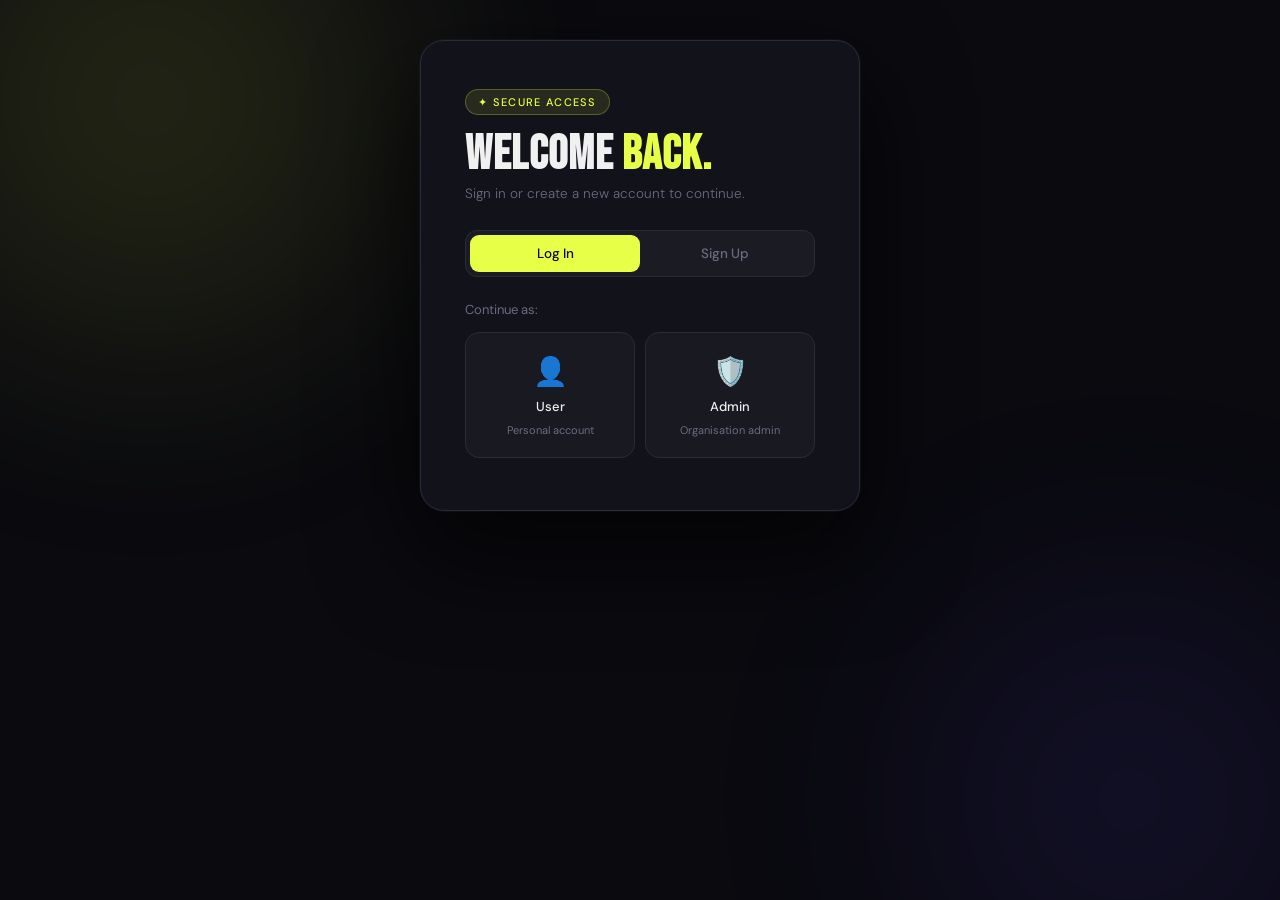
<file: Safe-Return-main/index2.html>
<!DOCTYPE html>
<html lang="en">
<head>
  <meta charset="UTF-8" />
  <meta name="viewport" content="width=device-width, initial-scale=1.0"/>
  <title>Auth · Portal</title>
  <link href="https://fonts.googleapis.com/css2?family=Bebas+Neue&family=DM+Sans:ital,wght@0,300;0,400;0,500;0,600;1,300&display=swap" rel="stylesheet"/>
  <style>
    *, *::before, *::after { box-sizing: border-box; margin: 0; padding: 0; }

    html {
      overflow-y: auto;
      overflow-x: hidden;
      scroll-behavior: smooth;
    }

    :root {
      --bg: #0a0a0f;
      --card: #12121a;
      --border: #2a2a3a;
      --accent: #e8ff47;
      --accent-dim: rgba(232,255,71,0.10);
      --accent2: #5c47ff;
      --accent2-dim: rgba(92,71,255,0.10);
      --accent3: #ff6b47;
      --text: #f0f0f0;
      --muted: #6b6b80;
      --error: #ff4d6d;
      --success: #4dffb4;
    }

    *, *::before, *::after { box-sizing: border-box; margin: 0; padding: 0; }

    body {
      font-family: 'DM Sans', sans-serif;
      background: var(--bg);
      color: var(--text);
      min-height: 100vh;
      display: flex;
      align-items: flex-start;
      justify-content: center;
      overflow-y: auto;
      overflow-x: hidden;
      padding: 40px 16px;
    }

    body::before, body::after {
      content: '';
      position: fixed;
      border-radius: 50%;
      filter: blur(120px);
      opacity: 0.15;
      pointer-events: none;
      animation: drift 12s ease-in-out infinite alternate;
    }
    body::before {
      width: 600px; height: 600px;
      background: radial-gradient(circle, #e8ff47, transparent);
      top: -200px; left: -150px;
    }
    body::after {
      width: 500px; height: 500px;
      background: radial-gradient(circle, #5c47ff, transparent);
      bottom: -150px; right: -100px;
      animation-delay: -5s;
    }
    @keyframes drift {
      from { transform: translate(0,0) scale(1); }
      to   { transform: translate(50px,40px) scale(1.12); }
    }

    .card {
      background: var(--card);
      border: 1px solid var(--border);
      border-radius: 24px;
      padding: 48px 44px;
      width: 100%;
      max-width: 440px;
      position: relative;
      box-shadow: 0 0 0 1px rgba(255,255,255,0.03), 0 40px 100px rgba(0,0,0,0.7);
      animation: slideUp 0.5s cubic-bezier(.22,.68,0,1.2) both;
      height: auto;
      overflow: visible;
    }
    @keyframes slideUp {
      from { opacity: 0; transform: translateY(24px) scale(0.97); }
      to   { opacity: 1; transform: translateY(0) scale(1); }
    }

    .breadcrumb {
      display: flex;
      align-items: center;
      gap: 6px;
      margin-bottom: 24px;
      flex-wrap: wrap;
    }
    .crumb { font-size: 11px; font-weight: 500; letter-spacing: 0.08em; text-transform: uppercase; color: var(--muted); }
    .crumb.active { color: var(--accent); }
    .crumb-sep { color: var(--border); font-size: 11px; }

    .badge {
      display: inline-block;
      font-size: 11px; font-weight: 500;
      letter-spacing: 0.12em; text-transform: uppercase;
      padding: 5px 12px; border-radius: 100px;
      margin-bottom: 16px;
    }
    .badge-y { background: var(--accent-dim); color: var(--accent); border: 1px solid rgba(232,255,71,0.25); }
    .badge-p { background: var(--accent2-dim); color: #a090ff; border: 1px solid rgba(92,71,255,0.3); }
    .badge-o { background: rgba(255,107,71,0.1); color: #ff9070; border: 1px solid rgba(255,107,71,0.25); }

    h1 {
      font-family: 'Bebas Neue', sans-serif;
      font-size: 48px; line-height: 1; letter-spacing: 0.02em;
      margin-bottom: 6px;
    }
    .hy { color: var(--accent); }
    .hp { color: #a090ff; }
    .ho { color: #ff9070; }

    .subtitle { color: var(--muted); font-size: 13.5px; font-weight: 300; margin-bottom: 28px; }

    /* Tab toggle */
    .tab-group {
      display: flex;
      background: rgba(255,255,255,0.04);
      border: 1px solid var(--border);
      border-radius: 12px;
      padding: 4px;
      margin-bottom: 24px;
    }
    .tab-btn {
      flex: 1; background: none; border: none;
      border-radius: 9px; padding: 10px;
      font-family: 'DM Sans', sans-serif;
      font-size: 13.5px; font-weight: 500;
      color: var(--muted); cursor: pointer;
      transition: all 0.2s;
    }
    .tab-btn.active { background: var(--accent); color: #0a0a0f; }

    /* Role cards */
    .role-grid { display: grid; gap: 10px; margin-bottom: 4px; }
    .role-grid.cols2 { grid-template-columns: 1fr 1fr; }
    .role-grid.cols3 { grid-template-columns: 1fr 1fr 1fr; }

    .role-card {
      background: rgba(255,255,255,0.03);
      border: 1px solid var(--border);
      border-radius: 14px; padding: 20px 14px;
      text-align: center; cursor: pointer;
      transition: all 0.2s;
      display: flex; flex-direction: column;
      align-items: center; gap: 8px;
    }
    .role-card:hover { border-color: var(--accent); background: var(--accent-dim); }
    .role-card .icon { font-size: 28px; }
    .role-card .name { font-size: 13px; font-weight: 500; }
    .role-card .desc { font-size: 11px; color: var(--muted); }

    /* Form elements */
    label {
      display: block; font-size: 11.5px; font-weight: 500;
      letter-spacing: 0.08em; text-transform: uppercase;
      color: var(--muted); margin-bottom: 7px;
    }

    .input-wrap { position: relative; margin-bottom: 14px; }
    .input-wrap .pfx {
      position: absolute; left: 13px; top: 50%;
      transform: translateY(-50%);
      color: var(--muted); font-size: 15px; pointer-events: none;
    }

    input[type="text"],
    input[type="email"],
    input[type="tel"],
    input[type="password"] {
      width: 100%;
      background: rgba(255,255,255,0.04);
      border: 1px solid var(--border);
      border-radius: 10px;
      padding: 13px 16px 13px 40px;
      color: var(--text);
      font-family: 'DM Sans', sans-serif;
      font-size: 15px; outline: none;
      transition: border-color 0.2s, box-shadow 0.2s;
    }
    input.np { padding-left: 16px !important; }
    input::placeholder { color: var(--muted); }
    input:focus {
      border-color: var(--accent);
      box-shadow: 0 0 0 3px rgba(232,255,71,0.08);
    }

    .pw-wrap { position: relative; margin-bottom: 14px; }
    .pw-wrap .pfx {
      position: absolute; left: 13px; top: 50%;
      transform: translateY(-50%);
      color: var(--muted); font-size: 15px; pointer-events: none;
    }
    .pw-wrap input { padding-left: 40px; padding-right: 42px; width: 100%;
      background: rgba(255,255,255,0.04);
      border: 1px solid var(--border);
      border-radius: 10px; padding-top: 13px; padding-bottom: 13px;
      color: var(--text); font-family: 'DM Sans', sans-serif;
      font-size: 15px; outline: none;
      transition: border-color 0.2s, box-shadow 0.2s;
    }
    .pw-wrap input:focus { border-color: var(--accent); box-shadow: 0 0 0 3px rgba(232,255,71,0.08); }
    .pw-toggle {
      position: absolute; right: 13px; top: 50%;
      transform: translateY(-50%);
      background: none; border: none;
      color: var(--muted); cursor: pointer;
      font-size: 16px; padding: 0; line-height: 1;
    }
    .pw-toggle:hover { color: var(--text); }

    /* Contact choice */
    .contact-choice { display: flex; gap: 8px; margin-bottom: 10px; }
    .choice-pill {
      flex: 1;
      background: rgba(255,255,255,0.03);
      border: 1px solid var(--border);
      border-radius: 8px; padding: 8px;
      font-family: 'DM Sans', sans-serif;
      font-size: 12.5px; font-weight: 500;
      color: var(--muted); cursor: pointer;
      transition: all 0.2s; text-align: center;
    }
    .choice-pill.active {
      border-color: var(--accent);
      background: var(--accent-dim);
      color: var(--accent);
    }

    /* OTP boxes */
    .otp-group { display: flex; gap: 8px; margin-bottom: 14px; }
    .otp-group input {
      flex: 1; text-align: center;
      padding: 14px 0 !important;
      font-size: 20px !important; font-weight: 500;
    }

    /* Buttons */
    button.primary {
      width: 100%;
      background: var(--accent);
      color: #0a0a0f; border: none;
      border-radius: 10px; padding: 14px;
      font-family: 'DM Sans', sans-serif;
      font-size: 15px; font-weight: 600;
      cursor: pointer;
      transition: transform 0.15s, opacity 0.15s, box-shadow 0.2s;
      margin-top: 2px;
      display: flex; align-items: center; justify-content: center; gap: 8px;
    }
    button.primary:hover { opacity: 0.92; box-shadow: 0 8px 30px rgba(232,255,71,0.22); transform: translateY(-1px); }
    button.primary:active { transform: translateY(0); }
    button.primary:disabled { opacity: 0.4; cursor: not-allowed; transform: none; }
    button.primary.pur { background: #a090ff; }
    button.primary.pur:hover { box-shadow: 0 8px 30px rgba(160,144,255,0.22); }
    button.primary.ora { background: #ff9070; }
    button.primary.ora:hover { box-shadow: 0 8px 30px rgba(255,144,112,0.22); }

    .btn-loader {
      display: none; width: 17px; height: 17px;
      border: 2px solid rgba(0,0,0,0.25);
      border-top-color: #0a0a0f;
      border-radius: 50%;
      animation: spin 0.7s linear infinite;
    }
    @keyframes spin { to { transform: rotate(360deg); } }

    .msg { margin-top: 11px; font-size: 12.5px; text-align: center; min-height: 16px; }
    .msg.ok  { color: var(--success); }
    .msg.err { color: var(--error); }

    .back-link {
      display: block; text-align: center;
      margin-top: 13px; font-size: 12.5px;
      color: var(--muted); cursor: pointer;
      transition: color 0.2s;
      background: none; border: none;
      font-family: 'DM Sans', sans-serif; width: 100%;
    }
    .back-link:hover { color: var(--accent); }

    .timer { font-size: 12px; color: var(--muted); text-align: center; margin-top: 10px; }
    .timer span { color: var(--accent); font-weight: 500; }
    .resend-btn {
      background: none; border: none; color: var(--accent);
      font-family: 'DM Sans', sans-serif; font-size: 12px;
      cursor: pointer; padding: 0; display: none;
      width: 100%; text-align: center; margin-top: 8px;
    }
    .resend-btn:hover { opacity: 0.75; }

    /* Screens */
    .screen { display: none; animation: fadeIn 0.28s ease both; }
    .screen.active { display: block; }
    @keyframes fadeIn {
      from { opacity: 0; transform: translateY(8px); }
      to   { opacity: 1; transform: translateY(0); }
    }
  </style>
</head>
<body>
<div class="card">

  <!-- ══════════════════════════════════
       S0 · Home — Login / Sign Up
  ══════════════════════════════════ -->
  <div class="screen active" id="s-home">
    <div class="badge badge-y">✦ Secure Access</div>
    <h1>Welcome <span class="hy">Back.</span></h1>
    <p class="subtitle">Sign in or create a new account to continue.</p>

    <div class="tab-group">
      <button class="tab-btn active" id="tab-login"  onclick="switchTab('login')">Log In</button>
      <button class="tab-btn"        id="tab-signup" onclick="switchTab('signup')">Sign Up</button>
    </div>

    <!-- Login roles -->
    <div id="login-roles">
      <p style="color:var(--muted);font-size:13px;margin-bottom:14px;">Continue as:</p>
      <div class="role-grid cols2">
        <div class="role-card" onclick="goto('s-login-user')">
          <div class="icon">👤</div>
          <div class="name">User</div>
          <div class="desc">Personal account</div>
        </div>
        <div class="role-card" onclick="goto('s-login-admin')">
          <div class="icon">🛡️</div>
          <div class="name">Admin</div>
          <div class="desc">Organisation admin</div>
        </div>
      </div>
    </div>

    <!-- Signup roles -->
    <div id="signup-roles" style="display:none;">
      <p style="color:var(--muted);font-size:13px;margin-bottom:14px;">Register as:</p>
      <div class="role-grid cols3">
        <div class="role-card" onclick="goto('s-su-user')">
          <div class="icon">👤</div>
          <div class="name">User</div>
          <div class="desc">Personal</div>
        </div>
        <div class="role-card" onclick="goto('s-su-admin')">
          <div class="icon">🛡️</div>
          <div class="name">Admin</div>
          <div class="desc">Org. Admin</div>
        </div>
        <div class="role-card" onclick="goto('s-su-org')">
          <div class="icon">🏢</div>
          <div class="name">Org.</div>
          <div class="desc">Organisation</div>
        </div>
      </div>
    </div>
  </div>

  <!-- ══════════════════════════════════
       S1 · Login — User
  ══════════════════════════════════ -->
  <div class="screen" id="s-login-user">
    <div class="breadcrumb">
      <span class="crumb">Login</span><span class="crumb-sep">›</span>
      <span class="crumb active">User</span>
    </div>
    <div class="badge badge-y">👤 User Login</div>
    <h1>Sign <span class="hy">In.</span></h1>
    <p class="subtitle">Enter your credentials to access your account.</p>

    <label>Email or Phone Number</label>
    <div class="input-wrap">
      <span class="pfx">📧</span>
      <input type="text" id="lu-contact" placeholder="email@example.com or +91 98765 43210"/>
    </div>

    <label>Password</label>
    <div class="pw-wrap">
      <span class="pfx">🔒</span>
      <input type="password" id="lu-pw" placeholder="Enter your password"/>
      <button class="pw-toggle" onclick="togglePw('lu-pw',this)">👁</button>
    </div>

    <button class="primary" id="lu-btn" onclick="loginUser()">
      <span id="lu-lbl">Log In →</span>
      <div class="btn-loader" id="lu-spin"></div>
    </button>
    <p class="msg" id="lu-msg"></p>
    <button class="back-link" onclick="goto('s-home')">← Back to options</button>
  </div>

  <!-- ══════════════════════════════════
       S2 · Login — Admin
  ══════════════════════════════════ -->
  <div class="screen" id="s-login-admin">
    <div class="breadcrumb">
      <span class="crumb">Login</span><span class="crumb-sep">›</span>
      <span class="crumb active">Admin</span>
    </div>
    <div class="badge badge-p">🛡️ Admin Login</div>
    <h1>Admin <span class="hp">Portal.</span></h1>
    <p class="subtitle">Restricted access — authorised personnel only.</p>

    <label>Admin Email ID</label>
    <div class="input-wrap">
      <span class="pfx">📧</span>
      <input type="email" id="la-email" placeholder="admin@organisation.com"/>
    </div>

    <label>Password</label>
    <div class="pw-wrap">
      <span class="pfx">🔒</span>
      <input type="password" id="la-pw" placeholder="Enter your password"/>
      <button class="pw-toggle" onclick="togglePw('la-pw',this)">👁</button>
    </div>

    <button class="primary pur" id="la-btn" onclick="loginAdmin()">
      <span id="la-lbl">Log In →</span>
      <div class="btn-loader" id="la-spin"></div>
    </button>
    <p class="msg" id="la-msg"></p>
    <button class="back-link" onclick="goto('s-home')">← Back to options</button>
  </div>

  <!-- ══════════════════════════════════
       S3 · Sign Up — User  (details)
  ══════════════════════════════════ -->
  <div class="screen" id="s-su-user">
    <div class="breadcrumb">
      <span class="crumb">Sign Up</span><span class="crumb-sep">›</span>
      <span class="crumb active">User · Details</span>
    </div>
    <div class="badge badge-y">👤 Create Account</div>
    <h1>Join <span class="hy">Us.</span></h1>
    <p class="subtitle">Create your personal account.</p>

    <label>Full Name</label>
    <div class="input-wrap">
      <span class="pfx">✏️</span>
      <input type="text" id="su-name" placeholder="Your full name"/>
    </div>

    <label>Contact — Phone or Email</label>
    <div class="contact-choice">
      <button class="choice-pill active" id="pill-phone" onclick="switchContact('phone')">📱 Phone</button>
      <button class="choice-pill"        id="pill-email" onclick="switchContact('email')">📧 Email</button>
    </div>
    <div class="input-wrap" id="su-phone-wrap">
      <span class="pfx">📱</span>
      <input type="tel" id="su-phone" placeholder="+91 98765 43210" maxlength="15"/>
    </div>
    <div class="input-wrap" id="su-email-wrap" style="display:none;">
      <span class="pfx">📧</span>
      <input type="email" id="su-email" placeholder="you@example.com"/>
    </div>

    <button class="primary" id="su-otp-btn" onclick="sendUserOTP()">
      <span id="su-otp-lbl">Send OTP →</span>
      <div class="btn-loader" id="su-otp-spin"></div>
    </button>
    <p class="msg" id="su-msg"></p>
    <button class="back-link" onclick="goto('s-home')">← Back to options</button>
  </div>

  <!-- ══════════════════════════════════
       S4 · Sign Up — User  (OTP verify)
  ══════════════════════════════════ -->
  <div class="screen" id="s-su-user-otp">
    <div class="breadcrumb">
      <span class="crumb">Sign Up</span><span class="crumb-sep">›</span>
      <span class="crumb">User</span><span class="crumb-sep">›</span>
      <span class="crumb active">Verify OTP</span>
    </div>
    <div class="badge badge-y">🔐 Verify</div>
    <h1>Verify <span class="hy">OTP.</span></h1>
    <p class="subtitle" id="su-otp-sub">OTP sent to your contact.</p>

    <label>Enter 6-digit OTP</label>
    <div class="otp-group" id="su-otp-grp">
      <input class="np" type="text" maxlength="1" inputmode="numeric"/>
      <input class="np" type="text" maxlength="1" inputmode="numeric"/>
      <input class="np" type="text" maxlength="1" inputmode="numeric"/>
      <input class="np" type="text" maxlength="1" inputmode="numeric"/>
      <input class="np" type="text" maxlength="1" inputmode="numeric"/>
      <input class="np" type="text" maxlength="1" inputmode="numeric"/>
    </div>

    <button class="primary" id="su-ver-btn" onclick="verifyUserOTP()">
      <span id="su-ver-lbl">Verify →</span>
      <div class="btn-loader" id="su-ver-spin"></div>
    </button>
    <div class="timer" id="su-timer">Resend in <span id="su-cd">30</span>s</div>
    <button class="resend-btn" id="su-resend" onclick="resendUserOTP()">↺ Resend OTP</button>
    <p class="msg" id="su-ver-msg"></p>
    <button class="back-link" onclick="goto('s-su-user')">← Change contact</button>
  </div>

  <!-- ══════════════════════════════════
       S5 · Sign Up — User  (set password)
  ══════════════════════════════════ -->
  <div class="screen" id="s-su-user-pw">
    <div class="breadcrumb">
      <span class="crumb">Sign Up</span><span class="crumb-sep">›</span>
      <span class="crumb">User</span><span class="crumb-sep">›</span>
      <span class="crumb active">Set Password</span>
    </div>
    <div class="badge badge-y">🔑 Almost done!</div>
    <h1>Set <span class="hy">Pass.</span></h1>
    <p class="subtitle">Choose a strong password for your account.</p>

    <label>New Password</label>
    <div class="pw-wrap">
      <span class="pfx">🔒</span>
      <input type="password" id="su-pw1" placeholder="Create a strong password"/>
      <button class="pw-toggle" onclick="togglePw('su-pw1',this)">👁</button>
    </div>

    <label>Confirm Password</label>
    <div class="pw-wrap">
      <span class="pfx">🔒</span>
      <input type="password" id="su-pw2" placeholder="Repeat password"/>
      <button class="pw-toggle" onclick="togglePw('su-pw2',this)">👁</button>
    </div>

    <button class="primary" id="su-pw-btn" onclick="completeUserSignup()">
      <span id="su-pw-lbl">Create Account →</span>
      <div class="btn-loader" id="su-pw-spin"></div>
    </button>
    <p class="msg" id="su-pw-msg"></p>
  </div>

  <!-- ══════════════════════════════════
       S6 · Sign Up — Admin
  ══════════════════════════════════ -->
  <div class="screen" id="s-su-admin">
    <div class="breadcrumb">
      <span class="crumb">Sign Up</span><span class="crumb-sep">›</span>
      <span class="crumb active">Admin</span>
    </div>
    <div class="badge badge-p">🛡️ Admin Registration</div>
    <h1>Register <span class="hp">Admin.</span></h1>
    <p class="subtitle">Register as an organisation administrator.</p>

    <label>Admin Name</label>
    <div class="input-wrap">
      <span class="pfx">✏️</span>
      <input type="text" id="sa-name" placeholder="Full name"/>
    </div>

    <label>Admin Email ID (org-provided)</label>
    <div class="input-wrap">
      <span class="pfx">📧</span>
      <input type="email" id="sa-email" placeholder="admin@organisation.com"/>
    </div>

    <label>Organisation Registration Number</label>
    <div class="input-wrap">
      <span class="pfx">🏢</span>
      <input type="text" id="sa-org-reg" placeholder="e.g. ORG-XXXXXXXX"/>
    </div>

    <label>Organisation Password</label>
    <div class="pw-wrap">
      <span class="pfx">🔒</span>
      <input type="password" id="sa-org-pw" placeholder="Organisation master password"/>
      <button class="pw-toggle" onclick="togglePw('sa-org-pw',this)">👁</button>
    </div>

    <label>Set Personal Password</label>
    <div class="pw-wrap">
      <span class="pfx">🔑</span>
      <input type="password" id="sa-pw" placeholder="Your personal login password"/>
      <button class="pw-toggle" onclick="togglePw('sa-pw',this)">👁</button>
    </div>

    <button class="primary pur" id="sa-btn" onclick="signupAdmin()">
      <span id="sa-lbl">Register as Admin →</span>
      <div class="btn-loader" id="sa-spin"></div>
    </button>
    <p class="msg" id="sa-msg"></p>
    <button class="back-link" onclick="goto('s-home')">← Back to options</button>
  </div>

  <!-- ══════════════════════════════════
       S7 · Sign Up — Organisation
  ══════════════════════════════════ -->
  <div class="screen" id="s-su-org">
    <div class="breadcrumb">
      <span class="crumb">Sign Up</span><span class="crumb-sep">›</span>
      <span class="crumb active">Organisation</span>
    </div>
    <div class="badge badge-o">🏢 Org. Registration</div>
    <h1>Register <span class="ho">Org.</span></h1>
    <p class="subtitle">Register your organisation on the platform.</p>

    <label>Organisation Name</label>
    <div class="input-wrap">
      <span class="pfx">🏢</span>
      <input type="text" id="so-name" placeholder="Company / Organisation name"/>
    </div>

    <label>Organisation Address</label>
    <div class="input-wrap">
      <span class="pfx">📍</span>
      <input type="text" id="so-addr" placeholder="Full registered address"/>
    </div>

    <label>Govt. Registration Number</label>
    <div class="input-wrap">
      <span class="pfx">📄</span>
      <input type="text" id="so-reg" placeholder="CIN / GST / Registration no."/>
    </div>

    <label>Set Organisation Password</label>
    <div class="pw-wrap">
      <span class="pfx">🔒</span>
      <input type="password" id="so-pw1" placeholder="Create a strong password"/>
      <button class="pw-toggle" onclick="togglePw('so-pw1',this)">👁</button>
    </div>

    <label>Confirm Password</label>
    <div class="pw-wrap">
      <span class="pfx">🔒</span>
      <input type="password" id="so-pw2" placeholder="Repeat password"/>
      <button class="pw-toggle" onclick="togglePw('so-pw2',this)">👁</button>
    </div>

    <button class="primary ora" id="so-btn" onclick="signupOrg()">
      <span id="so-lbl">Register Organisation →</span>
      <div class="btn-loader" id="so-spin"></div>
    </button>
    <p class="msg" id="so-msg"></p>
    <button class="back-link" onclick="goto('s-home')">← Back to options</button>
  </div>

  <!-- ══════════════════════════════════
       S8 · Success
  ══════════════════════════════════ -->
  <div class="screen" id="s-ok">
    <div style="text-align:center;padding:24px 0 8px;">
      <div style="font-size:64px;margin-bottom:16px;" id="ok-icon">✅</div>
      <h1 id="ok-title" style="font-size:40px;margin-bottom:10px;"></h1>
      <p class="subtitle" id="ok-sub" style="text-align:center;"></p>
      <button class="primary" style="margin-top:20px;" onclick="goto('s-home')">← Back to Login</button>
    </div>
  </div>

</div><!-- /card -->

<script>
 const API = 'http://localhost:5001';
  let timerInterval;
  let suMode = 'phone'; // 'phone' | 'email'
  let suVerifiedContact = ''; // contact that passed OTP

  // ── Screen nav ───────────────────────────────────────────────────
  function goto(id) {
    document.querySelectorAll('.screen').forEach(s => s.classList.remove('active'));
    document.getElementById(id).classList.add('active');
  }

  function switchTab(tab) {
    document.getElementById('tab-login').classList.toggle('active', tab === 'login');
    document.getElementById('tab-signup').classList.toggle('active', tab === 'signup');
    document.getElementById('login-roles').style.display  = tab === 'login'  ? 'block' : 'none';
    document.getElementById('signup-roles').style.display = tab === 'signup' ? 'block' : 'none';
  }

  // ── Helpers ──────────────────────────────────────────────────────
  function togglePw(id, btn) {
    const i = document.getElementById(id);
    i.type = i.type === 'password' ? 'text' : 'password';
    btn.textContent = i.type === 'password' ? '👁' : '🙈';
  }

  function switchContact(m) {
    suMode = m;
    document.getElementById('pill-phone').classList.toggle('active', m === 'phone');
    document.getElementById('pill-email').classList.toggle('active', m === 'email');
    document.getElementById('su-phone-wrap').style.display = m === 'phone' ? 'block' : 'none';
    document.getElementById('su-email-wrap').style.display = m === 'email' ? 'block' : 'none';
  }

  function setMsg(id, text, type) {
    const el = document.getElementById(id);
    el.textContent = text;
    el.className = 'msg ' + (type || '');
  }

  function setBtn(btnId, spinId, lblId, loading) {
    document.getElementById(btnId).disabled = loading;
    document.getElementById(spinId).style.display = loading ? 'block' : 'none';
    document.getElementById(lblId).style.display  = loading ? 'none' : 'inline';
  }

  function fmtPhone(p) {
    let c = p.replace(/[\s\-()]/g, '');
    if (c.startsWith('+')) return c;
    if (c.startsWith('91') && c.length === 12) return '+' + c;
    if (c.length === 10) return '+91' + c;
    return '+' + c;
  }

  async function apiFetch(path, body) {
    const r = await fetch(API + path, {
      method: 'POST',
      headers: { 'Content-Type': 'application/json' },
      body: JSON.stringify(body),
    });
    const data = await r.json();
    return { ok: r.ok, data };
  }

  // ── OTP boxes ────────────────────────────────────────────────────
  function initOTP(grpId) {
    const boxes = [...document.querySelectorAll(`#${grpId} input`)];
    boxes.forEach((b, i) => {
      b.value = '';
      b.addEventListener('input', () => {
        b.value = b.value.replace(/\D/g, '');
        if (b.value && i < boxes.length - 1) boxes[i+1].focus();
      });
      b.addEventListener('keydown', e => {
        if (e.key === 'Backspace' && !b.value && i > 0) boxes[i-1].focus();
      });
      b.addEventListener('paste', e => {
        const t = (e.clipboardData||window.clipboardData).getData('text').replace(/\D/g,'').slice(0,6);
        if (t.length === 6) { boxes.forEach((x,j) => x.value = t[j]||''); boxes[5].focus(); e.preventDefault(); }
      });
    });
  }

  function getOTP(grpId) {
    return [...document.querySelectorAll(`#${grpId} input`)].map(i => i.value).join('');
  }

  function clearOTP(grpId) {
    document.querySelectorAll(`#${grpId} input`).forEach(i => { i.value = ''; i.style.borderColor = ''; });
  }

  // ── Timer ────────────────────────────────────────────────────────
  function startTimer(cdId, wrapId, resendId) {
    let s = 30;
    clearInterval(timerInterval);
    document.getElementById(wrapId).style.display   = 'block';
    document.getElementById(resendId).style.display = 'none';
    document.getElementById(cdId).textContent = s;
    timerInterval = setInterval(() => {
      s--;
      document.getElementById(cdId).textContent = s;
      if (s <= 0) {
        clearInterval(timerInterval);
        document.getElementById(wrapId).style.display   = 'none';
        document.getElementById(resendId).style.display = 'block';
      }
    }, 1000);
  }

  // ── Success screen ───────────────────────────────────────────────
  function showSuccess(icon, title, sub) {
    document.getElementById('ok-icon').textContent  = icon;
    document.getElementById('ok-title').textContent = title;
    document.getElementById('ok-sub').textContent   = sub;
    goto('s-ok');
  }

  // ════════════════════════════════════════════════════════════════
  //  LOGIN — USER   →  POST /login/user
  // ════════════════════════════════════════════════════════════════
  async function loginUser() {
    const contact  = document.getElementById('lu-contact').value.trim();
    const password = document.getElementById('lu-pw').value;
    if (!contact || !password) return setMsg('lu-msg','Please fill in all fields.','err');

    setBtn('lu-btn','lu-spin','lu-lbl', true);
    try {
      const { ok, data } = await apiFetch('/login/user', { contact, password });
      if (ok) {
        setMsg('lu-msg','✓ Login successful! Redirecting…','ok');
        setTimeout(() => window.location.href = '/dashboard', 1500);
      } else {
        setMsg('lu-msg', data.message || 'Login failed.', 'err');
      }
    } catch { setMsg('lu-msg','Could not reach server.','err'); }
    setBtn('lu-btn','lu-spin','lu-lbl', false);
  }

  // ════════════════════════════════════════════════════════════════
  //  LOGIN — ADMIN   →  POST /login/admin
  // ════════════════════════════════════════════════════════════════
  async function loginAdmin() {
    const email    = document.getElementById('la-email').value.trim();
    const password = document.getElementById('la-pw').value;
    if (!email || !password) return setMsg('la-msg','Please fill in all fields.','err');

    setBtn('la-btn','la-spin','la-lbl', true);
    try {
      const { ok, data } = await apiFetch('/login/admin', { email, password });
      if (ok) {
        setMsg('la-msg','✓ Admin login successful! Redirecting…','ok');
        setTimeout(() => window.location.href = '/admin', 1500);
      } else {
        setMsg('la-msg', data.message || 'Login failed.', 'err');
      }
    } catch { setMsg('la-msg','Could not reach server.','err'); }
    setBtn('la-btn','la-spin','la-lbl', false);
  }

  // ════════════════════════════════════════════════════════════════
  //  SIGN UP — USER  (Step 1: send OTP)  →  POST /send-otp
  // ════════════════════════════════════════════════════════════════
  async function sendUserOTP() {
    const name = document.getElementById('su-name').value.trim();
    if (!name) return setMsg('su-msg','Please enter your name.','err');

    let contact;
    if (suMode === 'phone') {
      const raw = document.getElementById('su-phone').value.trim();
      if (!raw || raw.replace(/\D/g,'').length < 10) return setMsg('su-msg','Enter a valid 10-digit phone number.','err');
      contact = fmtPhone(raw);
    } else {
      contact = document.getElementById('su-email').value.trim();
      if (!contact || !contact.includes('@')) return setMsg('su-msg','Enter a valid email address.','err');
    }

    setBtn('su-otp-btn','su-otp-spin','su-otp-lbl', true);

    if (suMode === 'phone') {
      // ── SMS OTP via your existing Twilio backend ──
      try {
        const { ok, data } = await apiFetch('/send-otp', { phone: contact });
        if (ok) {
          suVerifiedContact = contact;
          document.getElementById('su-otp-sub').textContent = `OTP sent to ${contact}`;
          goto('s-su-user-otp');
          initOTP('su-otp-grp');
          startTimer('su-cd','su-timer','su-resend');
        } else {
          setMsg('su-msg', data.message || 'Failed to send OTP.', 'err');
        }
      } catch { setMsg('su-msg','Could not reach server. Is it running?','err'); }

    // } else {
    //   // ── Email OTP placeholder ──
    //   // TODO: wire up your email OTP service here (e.g. Nodemailer / SendGrid)
    //   suVerifiedContact = contact;
    //   document.getElementById('su-otp-sub').textContent = `OTP sent to ${contact}`;
    //   goto('s-su-user-otp');
    //   initOTP('su-otp-grp');
    //   startTimer('su-cd','su-timer','su-resend');
    // }
    } else {
  try {
    const { ok, data } = await apiFetch('/send-otp', { email: contact });
    if (ok) {
      suVerifiedContact = contact;
      document.getElementById('su-otp-sub').textContent = `OTP sent to ${contact}`;
      goto('s-su-user-otp');
      initOTP('su-otp-grp');
      startTimer('su-cd','su-timer','su-resend');
    } else {
      setMsg('su-msg', data.message || 'Failed to send OTP.', 'err');
    }
  } catch { setMsg('su-msg','Could not reach server. Is it running?','err'); }
}

    setBtn('su-otp-btn','su-otp-spin','su-otp-lbl', false);
  }

  // ════════════════════════════════════════════════════════════════
  //  SIGN UP — USER  (Step 2: verify OTP)  →  POST /verify-otp
  // ════════════════════════════════════════════════════════════════
  async function verifyUserOTP() {
    const otp = getOTP('su-otp-grp');
    if (otp.length < 6) return setMsg('su-ver-msg','Enter all 6 digits.','err');

    setBtn('su-ver-btn','su-ver-spin','su-ver-lbl', true);

    if (suMode === 'phone') {
      try {
        const { ok, data } = await apiFetch('/verify-otp', { phone: suVerifiedContact, otp });
        if (ok) {
          clearInterval(timerInterval);
          goto('s-su-user-pw');
        } else {
          setMsg('su-ver-msg', data.message || 'Invalid OTP.', 'err');
          clearOTP('su-otp-grp');
          document.querySelectorAll('#su-otp-grp input').forEach(i => i.style.borderColor = 'var(--error)');
          setTimeout(() => document.querySelectorAll('#su-otp-grp input').forEach(i => i.style.borderColor = ''), 700);
          document.querySelector('#su-otp-grp input').focus();
        }
      } catch { setMsg('su-ver-msg','Could not reach server.','err'); }
    // } else {
    //   // TODO: verify email OTP via your backend
    //   clearInterval(timerInterval);
    //   goto('s-su-user-pw');
    // }
    } else {
  try {
    const { ok, data } = await apiFetch('/verify-otp', { email: suVerifiedContact, otp });
    if (ok) { clearInterval(timerInterval); goto('s-su-user-pw'); }
    else {
      setMsg('su-ver-msg', data.message || 'Invalid OTP.', 'err');
      clearOTP('su-otp-grp');
      document.querySelectorAll('#su-otp-grp input').forEach(i => i.style.borderColor = 'var(--error)');
      setTimeout(() => document.querySelectorAll('#su-otp-grp input').forEach(i => i.style.borderColor = ''), 700);
      document.querySelector('#su-otp-grp input').focus();
    }
  } catch { setMsg('su-ver-msg','Could not reach server.','err'); }
}
    setBtn('su-ver-btn','su-ver-spin','su-ver-lbl', false);
  }

  // async function resendUserOTP() {
  //   document.getElementById('su-resend').style.display = 'none';
  //   clearOTP('su-otp-grp');
  //   if (suMode === 'phone') {
  //     await apiFetch('/send-otp', { phone: suVerifiedContact });
  //   }
  //   // TODO: email resend
  //   startTimer('su-cd','su-timer','su-resend');
  // }

async function resendUserOTP() {
    document.getElementById('su-resend').style.display = 'none';
    clearOTP('su-otp-grp');
    if (suMode === 'phone') {
        await apiFetch('/send-otp', { phone: suVerifiedContact });
    } else {
        await apiFetch('/send-otp', { email: suVerifiedContact });
    }
    startTimer('su-cd', 'su-timer', 'su-resend');
}

  // ════════════════════════════════════════════════════════════════
  //  SIGN UP — USER  (Step 3: set password)  →  POST /signup/user
  // ════════════════════════════════════════════════════════════════
  async function completeUserSignup() {
    const pw1 = document.getElementById('su-pw1').value;
    const pw2 = document.getElementById('su-pw2').value;
    if (!pw1)       return setMsg('su-pw-msg','Please set a password.','err');
    if (pw1 !== pw2) return setMsg('su-pw-msg','Passwords do not match.','err');
    if (pw1.length < 6) return setMsg('su-pw-msg','Password must be at least 6 characters.','err');

    const name = document.getElementById('su-name').value.trim();

    setBtn('su-pw-btn','su-pw-spin','su-pw-lbl', true);
    try {
      const { ok, data } = await apiFetch('/signup/user', {
        name,
        contact: suVerifiedContact,
        password: pw1,
      });
      if (ok) {
        showSuccess('🎉','Welcome!','Your account has been created successfully.');
      } else {
        setMsg('su-pw-msg', data.message || 'Signup failed.', 'err');
      }
    } catch { setMsg('su-pw-msg','Could not reach server.','err'); }
    setBtn('su-pw-btn','su-pw-spin','su-pw-lbl', false);
  }

  // ════════════════════════════════════════════════════════════════
  //  SIGN UP — ADMIN  →  POST /signup/admin
  // ════════════════════════════════════════════════════════════════
  async function signupAdmin() {
    const adminName           = document.getElementById('sa-name').value.trim();
    const adminEmail          = document.getElementById('sa-email').value.trim();
    const orgRegistrationNumber = document.getElementById('sa-org-reg').value.trim();
    const orgPassword         = document.getElementById('sa-org-pw').value;
    const personalPassword    = document.getElementById('sa-pw').value;

    if (!adminName||!adminEmail||!orgRegistrationNumber||!orgPassword||!personalPassword)
      return setMsg('sa-msg','Please fill in all fields.','err');
    if (!adminEmail.includes('@'))
      return setMsg('sa-msg','Enter a valid email address.','err');

    setBtn('sa-btn','sa-spin','sa-lbl', true);
    try {
      const { ok, data } = await apiFetch('/signup/admin', {
        adminName, adminEmail, orgRegistrationNumber, orgPassword, personalPassword,
      });
      if (ok) {
        showSuccess('🛡️','Admin Registered!','Your admin account has been created. Awaiting organisation approval.');
      } else {
        setMsg('sa-msg', data.message || 'Registration failed.', 'err');
      }
    } catch { setMsg('sa-msg','Could not reach server.','err'); }
    setBtn('sa-btn','sa-spin','sa-lbl', false);
  }

  // ════════════════════════════════════════════════════════════════
  //  SIGN UP — ORGANISATION  →  POST /signup/organisation
  // ════════════════════════════════════════════════════════════════
  async function signupOrg() {
    const orgName             = document.getElementById('so-name').value.trim();
    const orgAddress          = document.getElementById('so-addr').value.trim();
    const govtRegistrationNumber = document.getElementById('so-reg').value.trim();
    const password            = document.getElementById('so-pw1').value;
    const confirmPassword     = document.getElementById('so-pw2').value;

    if (!orgName||!orgAddress||!govtRegistrationNumber||!password||!confirmPassword)
      return setMsg('so-msg','Please fill in all fields.','err');
    if (password !== confirmPassword)
      return setMsg('so-msg','Passwords do not match.','err');

    setBtn('so-btn','so-spin','so-lbl', true);
    try {
      const { ok, data } = await apiFetch('/signup/organisation', {
        orgName, orgAddress, govtRegistrationNumber, password, confirmPassword,
      });
      if (ok) {
        showSuccess('🏢','Organisation Registered!','Your organisation is now on the platform. You may add admins.');
      } else {
        setMsg('so-msg', data.message || 'Registration failed.', 'err');
      }
    } catch { setMsg('so-msg','Could not reach server.','err'); }
    setBtn('so-btn','so-spin','so-lbl', false);
  }

  // ── Enter key support ────────────────────────────────────────────
  document.addEventListener('keydown', e => {
    if (e.key !== 'Enter') return;
    const id = (document.querySelector('.screen.active')||{}).id;
    if (id === 's-login-user')    loginUser();
    else if (id === 's-login-admin')   loginAdmin();
    else if (id === 's-su-user')       sendUserOTP();
    else if (id === 's-su-user-otp')   verifyUserOTP();
    else if (id === 's-su-user-pw')    completeUserSignup();
    else if (id === 's-su-admin')      signupAdmin();
    else if (id === 's-su-org')        signupOrg();
  });
</script>
</body>
</html>
</file>
